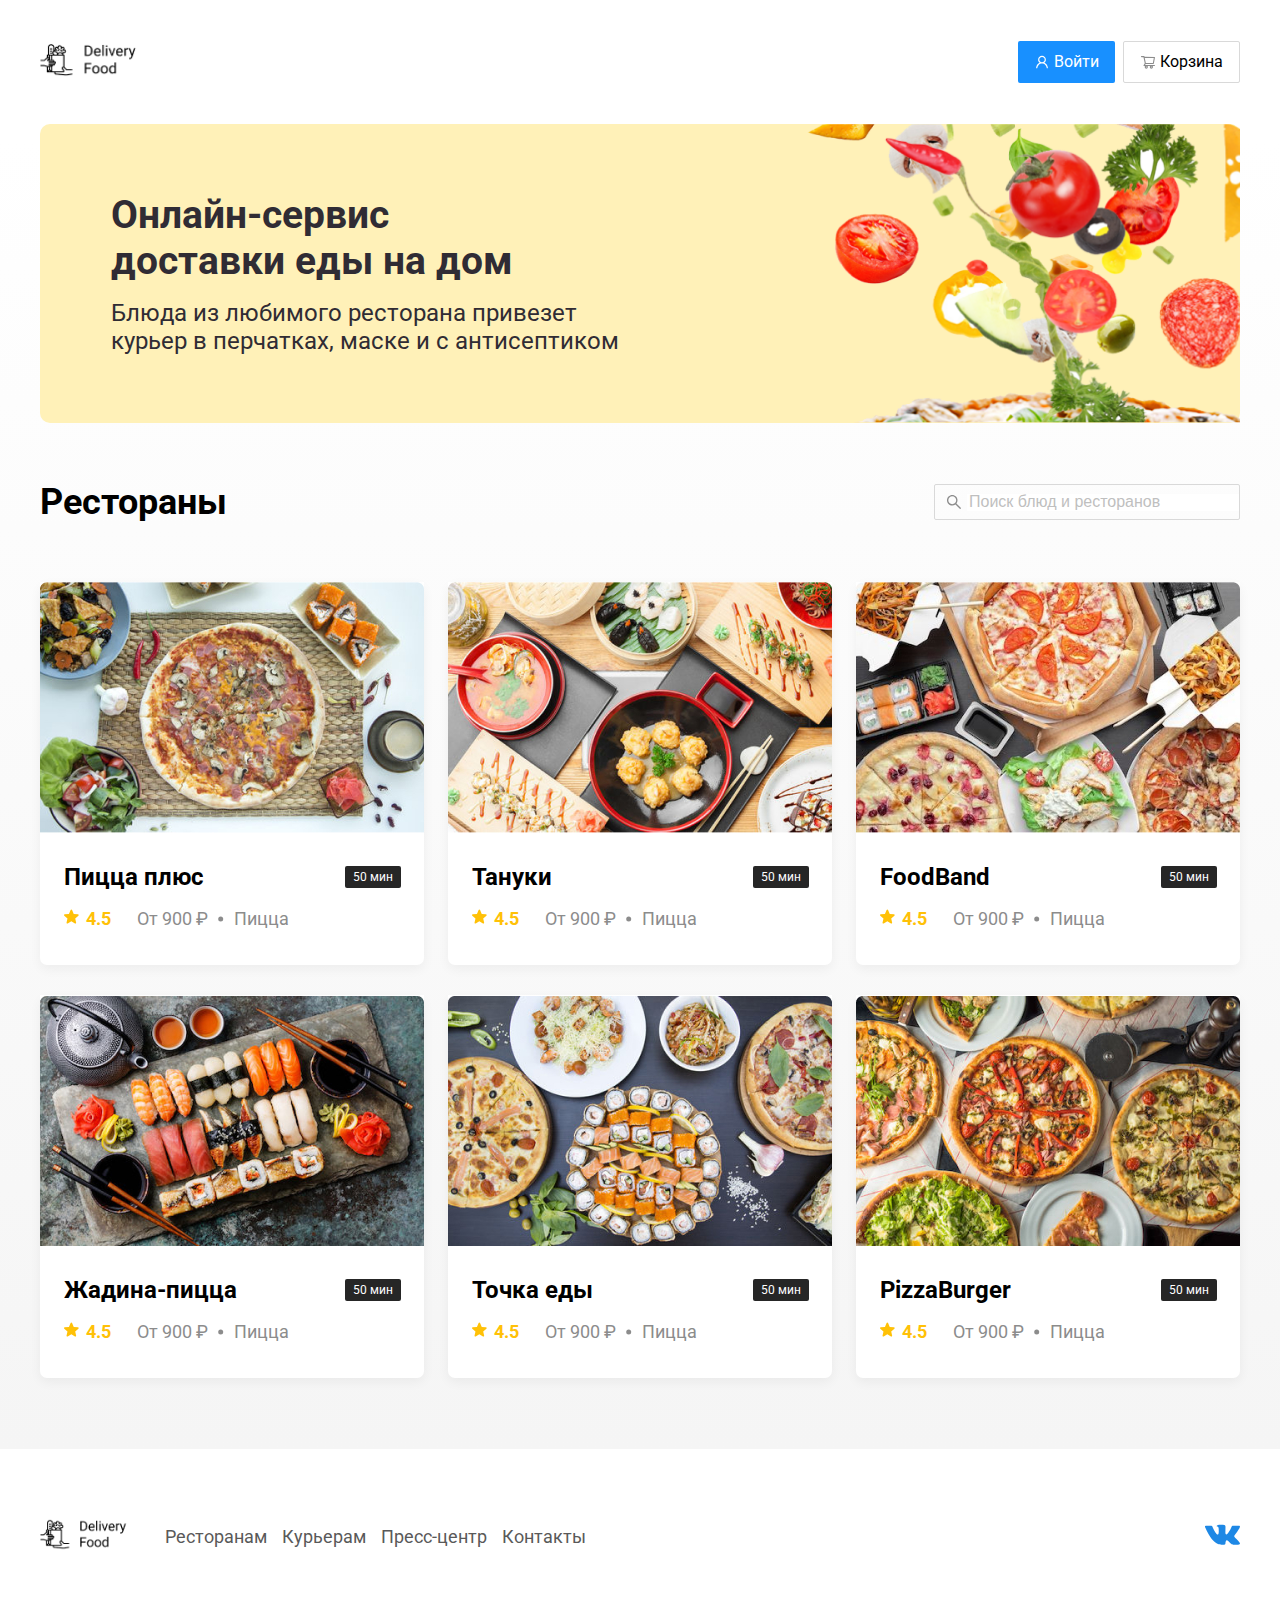
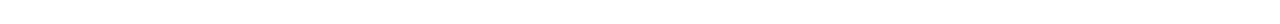
<file: index.html>
<!DOCTYPE html>
<html lang="ru">
<head>
    <meta charset="UTF-8">
    <meta name="viewport" content="width=device-width, initial-scale=1.0">
    <link rel="preconnect" href="https://fonts.googleapis.com">
    <link rel="preconnect" href="https://fonts.gstatic.com" crossorigin>
    <link href="https://fonts.googleapis.com/css2?family=Roboto:wght@400;700&display=swap" rel="stylesheet">
    <link rel="stylesheet" href="css/style.css"> 
    <script src="script/script.js" defer></script> 
    <link rel="icon" href="img/logo_1.png">
    <title>Delivery foot</title>
</head>
<body>
    <div class="page-wrapper">
        <header class="header">
            <div class="container">
                <div class="header-section">
                    <div class="header-logo">
                        <a href="./index.html"><img class="logo" src="img/logo.png" alt="logo"></a>
                    </div>
                    <div class="header-controls">
                            <div class="login">
                                <img src="img/user.svg" alt="">Войти
                            </div>
                            <div class="basket" id="basket-btn">
                                <img src="img/shopping-cart.svg" alt="basket" >Корзина
                            </div>
                    </div>
                </div>
            </div>
        </header>
        <main class="main">
            <div class="container">
                <section class="intro">
                    <div class="intro-text">
                        <h2>Онлайн-сервис <br/>доставки еды на дом</h2>
                        <p>Блюда из любимого ресторана привезет курьер в перчатках, маске и с антисептиком</p>
                    </div>
                    <div class="intro-img">
                        <img src="img/intro-img.png" alt="vegetables">
                    </div> 
                </section>
                <div class="title">
                    <h1>Рестораны</h1>
                    <div class="search-with-img">
                        <img src="img/search.svg" alt="search">
                        <input class="search" type="search" placeholder="Поиск блюд и ресторанов">
                    </div>
                </div>
                <section class="restorans" id="rests-container">
                    <a href="./menu.html" class="card">
                        <img class="card-img" src="img/image1.jpg" alt="position image1">
                        <div class="card-title">
                            <h3>Пицца плюс</h3>
                            <div class="time">
                                <p>50 мин</p>
                            </div>
                        </div>
                        <div class="info">
                            <div class="grade">
                                <img src="img/star.svg" alt="star">
                                <p>4.5</p>
                            </div>
                            <div class="price">
                                <p>От 900 ₽</p>
                                <img src="img/Ellipse 1.svg" alt="ellipse">
                                <p>Пицца</p>
                            </div>
                        </div>
                    </a>
                    <a href="./menu.html" class="card">
                        <img class="card-img" src="img/image2.jpg" alt="position image2">
                        <div class="card-title">
                            <h3>Тануки</h3>
                            <div class="time">
                                <p>50 мин</p>
                            </div>
                        </div>
                        <div class="info">
                            <div class="grade">
                                <img src="img/star.svg" alt="star">
                                <p>4.5</p>
                            </div>
                            <div class="price">
                                <p>От 900 ₽</p>
                                <img src="img/Ellipse 1.svg" alt="ellipse">
                                <p>Пицца</p>
                            </div>
                        </div>
                    </a>
                    <a href="./menu.html" class="card">
                        <img class="card-img" src="img/image3.jpg" alt="position image3">
                        <div class="card-title">
                            <h3>FoodBand</h3>
                            <div class="time">
                                <p>50 мин</p>
                            </div>
                        </div>
                        <div class="info">
                            <div class="grade">
                                <img src="img/star.svg" alt="star">
                                <p>4.5</p>
                            </div>
                            <div class="price">
                                <p>От 900 ₽</p>
                                <img src="img/Ellipse 1.svg" alt="ellipse">
                                <p>Пицца</p>
                            </div>
                        </div>
                    </a>
                    <a href="./menu.html" class="card">
                        <img class="card-img" src="img/image4.jpg" alt="position image4">
                        <div class="card-title">
                            <h3>Жадина-пицца</h3>
                            <div class="time">
                                <p>50 мин</p>
                            </div>
                        </div>
                        <div class="info">
                            <div class="grade">
                                <img src="img/star.svg" alt="star">
                                <p>4.5</p>
                            </div>
                            <div class="price">
                                <p>От 900 ₽</p>
                                <img src="img/Ellipse 1.svg" alt="ellipse">
                                <p>Пицца</p>
                            </div>
                        </div>
                    </a>
                    <a href="./menu.html" class="card">
                        <img class="card-img" src="img/image5.jpg" alt="position image5">
                        <div class="card-title">
                            <h3>Точка еды</h3>
                            <div class="time">
                                <p>50 мин</p>
                            </div>
                        </div>
                        <div class="info">
                            <div class="grade">
                                <img src="img/star.svg" alt="star">
                                <p>4.5</p>
                            </div>
                            <div class="price">
                                <p>От 900 ₽</p>
                                <img src="img/Ellipse 1.svg" alt="ellipse">
                                <p>Пицца</p>
                            </div>
                        </div>
                    </a>
                    <a href="./menu.html" class="card">
                        <img class="card-img" src="img/image6.jpg" alt="position image6">
                        <div class="card-title">
                            <h3>PizzaBurger</h3>
                            <div class="time">
                                <p>50 мин</p>
                            </div>
                        </div>
                        <div class="info">
                            <div class="grade">
                                <img src="img/star.svg" alt="star">
                                <p>4.5</p>
                            </div>
                            <div class="price">
                                <p>От 900 ₽</p>
                                <img src="img/Ellipse 1.svg" alt="ellipse">
                                <p>Пицца</p>
                            </div>
                        </div>
                    </a>
                </section>
            </div>
        </main>
         <div class="card-modal-overlay">
            <div class="card-modal">
                <div class="card-modal-header">
                    <h2 class="card-modal-title" >Корзина</h2>
                    <span class="card-modal-close">
                        <img src="img/Close.svg" alt="close">
                    </span>

                </div>
                 <div class="card-modal-body">
                    <div class="card-modal-item">
                        <p class="card-modal-item-title">
                            Ролл угорь стандарт
                        </p>
                        <div class="card-modal-item-controls">
                            <div class="card-modal-item-controls-prise">250 ₽</div>
                            <button>-</button>
                            <p class="count">1</p>
                            <button>+</button>
                        </div>
                    </div>
                    <div class="card-modal-item">
                        <p class="card-modal-item-title">
                            Ролл угорь стандарт
                        </p>
                        <div class="card-modal-item-controls">
                            <div class="card-modal-item-controls-prise">250 ₽</div>
                            <button>-</button>
                            <p class="count">1</p>
                            <button>+</button>
                        </div>
                    </div>
                    <div class="card-modal-item">
                        <p class="card-modal-item-title">
                            Ролл угорь стандарт
                        </p>
                        <div class="card-modal-item-controls">
                            <div class="card-modal-item-controls-prise">250 ₽</div>
                            <button>-</button>
                            <p class="count">1</p>
                            <button>+</button>
                        </div>
                    </div>
                </div>
                <div class="card-modal-footer">
                    <div class="card-modal-footer-price">
                        1250 ₽
                    </div>
                    <div class="card-modal-footer-controls">
                        <div class="login">
                            Оформить заказ
                        </div>
                        <div class="basket">
                            Отмена
                        </div>
                    </div>
                </div> 
            </div>
        </div>  
        <footer class="footer">
            <div class="container">
                <div class="footer-section">
                    <div class="footer-logo">
                        <a href="./index.html"><img class="logo" src="img/logo.png" alt="logo"></a>
                    </div>
                    <div class="footer-items">
                        <div class="footer-nav">
                         <ul class="nav-items">
                            <li class="nav-link"><a href="./menu.html">Ресторанам</a> </li>
                            <li class="nav-link"><a href="./menu.html">Курьерам</a></li>
                            <li class="nav-link"><a href="./menu.html">Пресс-центр</a></li>
                            <li class="nav-link"><a href="./menu.html">Контакты</a></li>
                         </ul>
                        </div>
                        <div class="social">
<!--                             <a href="#"><img src="img/facebook.svg" alt="facebook"></a>
                            <a href="#"><img src="img/inst.svg" alt="instagram"></a> -->
                            <a href="https://vk.com/northern_leaf"><img class="vk" src="img/vk.svg" alt="vk"></a>
                        </div>
                    </div>
                </div>
            </div>
    
        </footer>
    </div>
</body>
</html>
</file>
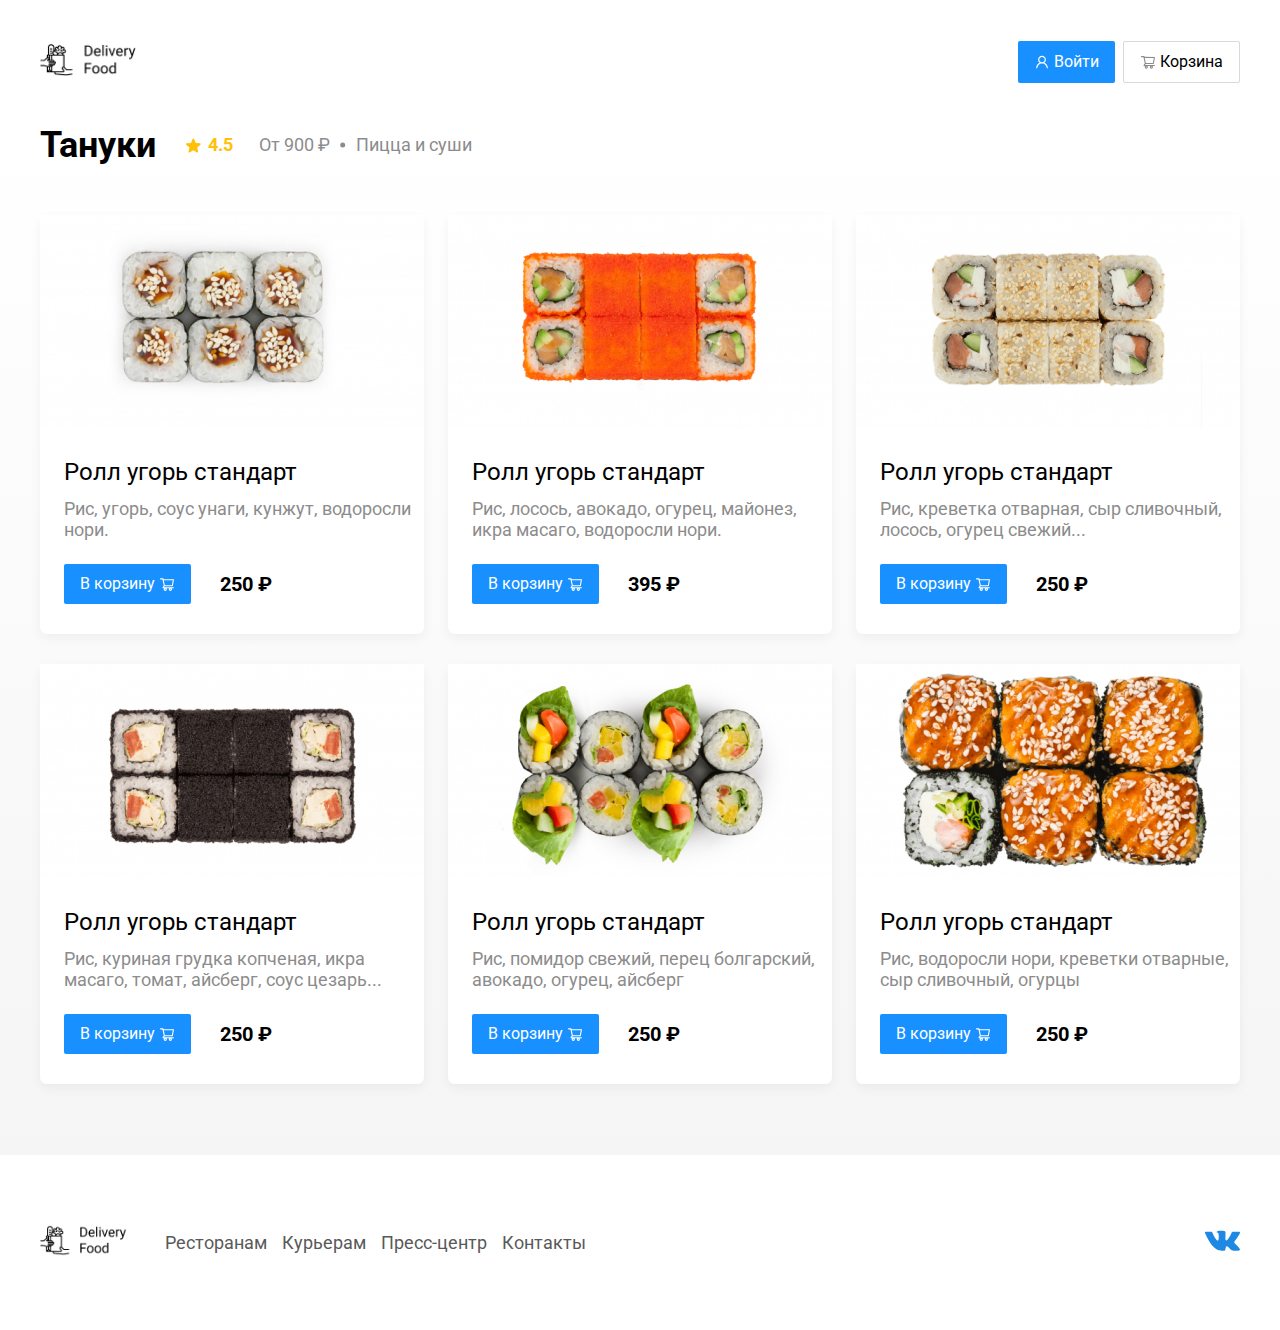
<file: menu.html>
<!DOCTYPE html>
<html lang="ru">
<head>
    <meta charset="UTF-8">
    <meta name="viewport" content="width=device-width, initial-scale=1.0">
    <link rel="preconnect" href="https://fonts.googleapis.com">
    <link rel="preconnect" href="https://fonts.gstatic.com" crossorigin>
    <link href="https://fonts.googleapis.com/css2?family=Roboto:wght@400;700&display=swap" rel="stylesheet">
    <link rel="stylesheet" href="css/style.css">
    <script src="script/script.js" defer></script> 
    <title>Delivery foot</title>
</head>
<body>
    <header class="header">
        <div class="container">
            <div class="header-section">
                <div class="header-logo">
                    <a href="./index.html"><img class="logo" src="img/logo.png" alt="logo"></a>
                </div>
                <div class="header-controls">
                        <div class="login">
                            <img src="img/user.svg" alt="person">Войти
                        </div>
                        <div class="basket" id="basket-btn">
                            <img src="img/shopping-cart.svg" alt="basket">Корзина
                        </div>
                </div>
            </div>
        </div>
    </header>
    <main class="main">
        <div class="container">
            <div class="menu-title">
                <h1>Тануки</h1>
                <div class="menu-info">
                    <div class="menu-grade">
                        <img src="img/star.svg" alt="star">
                        <p>4.5</p>
                    </div>
                    <div class="menu-price">
                        <p>От 900 ₽</p>
                        <img src="img/Ellipse 1.svg" alt="ellipse">
                        <p>Пицца  и суши</p>
                    </div>
                </div>
            </div>
            <section class="menu" id="menu-container">
                <a href="./menu.html" class="card">
                    <img class="card-img" src="img/menu/image.jpg" alt="position image">
                    <div class="card-title-menu">
                        <h3>Ролл угорь стандарт</h3>
                        <p>Рис, угорь, соус унаги, <br> кунжут, водоросли нори.</p>
                    </div>
                    <div class="buy">
                        <div class="buy-inp">В корзину
                            <img src="img/menu/shopping-cart-white.svg" alt="basket">
                        </div>
                        <h3>250 ₽</h3>
                    </div>
                </a>
                <a href="./menu.html" class="card">
                    <img class="card-img" src="img/menu/image (1).jpg" alt="position image">
                    <div class="card-title-menu">
                        <h3>Калифорния лосось стандарт</h3>
                        <p>Рис, лосось, авокадо, огурец, майонез, икра масаго, водоросли нори.</p>
                    </div>
                    <div class="buy">
                        <div class="buy-inp">В корзину
                            <img src="img/menu/shopping-cart-white.svg" alt="basket">
                        </div>
                        <h3>395 ₽</h3>
                    </div>
                </a>
                <a href="./menu.html" class="card">
                    <img class="card-img" src="img/menu/image (2).jpg" alt="position image">
                    <div class="card-title-menu">
                        <h3>Окинава стандарт</h3>
                        <p> Рис, креветка отварная, сыр сливочный, лосось, огурец свежий...</p>
                    </div>
                    <div class="buy">
                        <div class="buy-inp">В корзину
                            <img src="img/menu/shopping-cart-white.svg" alt="basket">
                        </div>
                        <h3>250 ₽</h3>
                    </div>
                </a>
                <a href="./menu.html" class="card">
                    <img class="card-img" src="img/menu/image (3).jpg" alt="position image">
                    <div class="card-title-menu">
                        <h3>Цезарь маки хl</h3>
                        <p>Рис, куриная грудка копченая, икра масаго, томат, айсберг, соус цезарь...</p>
                    </div>
                    <div class="buy">
                        <div class="buy-inp">В корзину
                            <img src="img/menu/shopping-cart-white.svg" alt="basket">
                        </div>
                        <h3>250 ₽</h3>
                    </div>
                </a>
                <a href="./menu.html" class="card">
                    <img class="card-img" src="img/menu/image (4).jpg" alt="position image">
                    <div class="card-title-menu">
                        <h3>Ясай маки стандарт 185 г</h3>
                        <p>Рис, помидор свежий, перец болгарский, авокадо, огурец, айсберг</p>
                    </div>
                    <div class="buy">
                        <div class="buy-inp">В корзину
                            <img src="img/menu/shopping-cart-white.svg" alt="basket">
                        </div>
                        <h3>250 ₽</h3>
                    </div>
                </a>
                <a href="./menu.html" class="card">
                    <img class="card-img" src="img/menu/image (5).jpg" alt="position image">
                    <div class="card-title-menu">
                        <h3>Ролл с креветкой стандарт</h3>
                        <p>Рис, водоросли нори, креветки отварные, сыр сливочный, огурцы</p>
                    </div>
                    <div class="buy">
                        <div class="buy-inp" >В корзину
                            <img src="img/menu/shopping-cart-white.svg" alt="basket">
                        </div>
                        <h3>250 ₽</h3>
                    </div>
                </a>
            </section>
        </div>
    </main>
    <div class="card-modal-overlay">
        <div class="card-modal">
            <div class="card-modal-header">
                <h2 class="card-modal-title" >Корзина</h2>
                <span class="card-modal-close">
                    <img src="img/Close.svg" alt="close">
                </span>

            </div>
             <div class="card-modal-body">
                <div class="card-modal-item">
                    <p class="card-modal-item-title">
                        Ролл угорь стандарт
                    </p>
                    <div class="card-modal-item-controls">
                        <div class="card-modal-item-controls-prise">250 ₽</div>
                        <button>-</button>
                        <p class="count">1</p>
                        <button>+</button>
                    </div>
                </div>
                <div class="card-modal-item">
                    <p class="card-modal-item-title">
                        Ролл угорь стандарт
                    </p>
                    <div class="card-modal-item-controls">
                        <div class="card-modal-item-controls-prise">250 ₽</div>
                        <button>-</button>
                        <p class="count">1</p>
                        <button>+</button>
                    </div>
                </div>
                <div class="card-modal-item">
                    <p class="card-modal-item-title">
                        Ролл угорь стандарт
                    </p>
                    <div class="card-modal-item-controls">
                        <div class="card-modal-item-controls-prise">250 ₽</div>
                        <button>-</button>
                        <p class="count">1</p>
                        <button>+</button>
                    </div>
                </div>
            </div>
            <div class="card-modal-footer">
                <div class="card-modal-footer-price">
                    1250 ₽
                </div>
                <div class="card-modal-footer-controls">
                    <div class="login">
                        Оформить заказ
                    </div>
                    <div class="basket">
                        Отмена
                    </div>
                </div>
            </div> 
        </div>
    </div>  
    <footer class="footer">
        <div class="container">
            <div class="footer-section">
                <div class="footer-logo">
                    <a href="./index.html"><img class="logo" src="img/logo.png" alt="logo"></a>
                </div>
                <div class="footer-items">
                    <div class="footer-nav">
                     <ul class="nav-items">
                        <li class="nav-link"><a href="#">Ресторанам</a> </li>
                        <li class="nav-link"><a href="#">Курьерам</a></li>
                        <li class="nav-link"><a href="#">Пресс-центр</a></li>
                        <li class="nav-link"><a href="#">Контакты</a></li>
                     </ul>
                    </div>
                    <div class="social">
<!--                         <a href="#"><img src="img/inst.svg" alt="instagram"></a>
                        <a href="#"><img src="img/facebook.svg" alt="facebook"></a> -->
                        <a href="https://vk.com/northern_leaf"><img class="vk" src="img/vk.svg" alt="vk"></a>
                    </div>
                </div>
            </div>
        </div>

    </footer>
</body>
</html>
</file>
<file: css/style.css>
*{
    box-sizing: border-box;
}
body{
    margin: 0;
    padding: 0;
    font-family: "Roboto", sans-serif;
    font-weight: 400;
}
.page-wrapper{
    display: flex;
    flex-direction: column;
    min-height: 100vh;
}
.header{
    height: 124px;
}

.container{
    max-width: 1230px;
    padding: 0px 15px;
    margin: 0px auto;
    height: 100%;
}

.header-section{
    width: 100%;
    display:flex;
    align-items: center;
    justify-content: space-between;
    height: 100%;
}

.header-logo{
    width: 100px;
}
.logo{
    max-width: 100%;
}
.header-controls{
    display: flex;
    gap: 8px;
}
.login{
    display: flex;
    align-items: center;
    background-color: #1890FF;
    border: none;
    color: #fff;
    cursor: pointer;
    font-size: 16px;
    line-height: 24px;
    border-radius: 2px;
    padding: 8px 16px;
    gap: 4px;
}
.basket{
    display: flex;
    gap: 4px;
    align-items: center;
    border: solid 1px #d9d9d9;
    background-color: #fff;
    border-radius: 2px;
    padding: 8px 16px;
    font-size: 16px;
    line-height: 24px;
    cursor: pointer;
}

.main{
    background: linear-gradient(180deg, rgba(245, 245, 245, 0) 1.04%, #f5f5f5 100%);
    padding: 0px 0px 71px 0px;
    flex-grow: 1;
}
.intro{
    background-color: #FFF1B8;
    display: flex;
    border-radius: 10px;
    margin: 0px 0px 58px 0px;
}
.intro-text{
    max-width: 50%;
    padding: 68px 0px 68px 71px;
}
.intro-text h2{
    font-weight: 700;
    font-size: 39px;
    color: #302c34;
    margin: 0px 0px 15px;
}
.intro-text p{
    font-size: 24px;
    color: #302c34;
    margin: 0;
   
}
.intro-img{
    max-width: 50%;
}
.intro-img img{
    width: 100%;
    height: 100%;
    object-fit: cover;
}
.title{
    display: flex;
    justify-content: space-between;
    align-items: center;
    margin: 0px 0px 59px 0px ;
}
.title h1{
    font-weight: 700;
    font-size: 36px;
    margin: 0;
}
.search-with-img{
    border: 1px solid #D9D9D9;
    border-radius: 2px;
    min-width: 306px;
    display: flex;
    align-items: center;
}
.search-with-img img{
    height: 18px;
    margin: 8px 4px 8px 10px;
}
.search{
    border: none;
    width: 100%;
    height: 100%;
}
.search:focus{
    outline: none;
}
.search::placeholder{
    color: #BFBFBF;
    font-size: 16px;
    line-height: 24px;
}
.restorans,
.menu{
    display: grid;
    grid-template-columns: repeat(3, 1fr);
    gap: 30px 24px;
}
.card{
    background-color: #fff;
    box-shadow: 0 4px 12px 0 rgba(0, 0, 0, 0.05);
    border-radius: 7px;
    width: calc((100%-48px)/3);
    text-decoration: none;
    color: #000;
}
.card-title{
    display: flex;
    justify-content: space-between;
    align-items: center;
    margin: 0px 0px 10px 24px
    ;
}
.card-title h3{
    margin: 0;
    font-size: 24px;
    line-height: 32px; 
}
.card-img{
    width: 100%;
    margin: 0px 0px 20px;
}
.time{
    background-color: #262626;
    color: #fff;
    margin: 0;
    border-radius: 2px;
    padding: 1px 8px;
    margin-right: 23px;
}
.time p{
    margin: 0;
    font-size: 12px;
    line-height: 20px; 
}
.info{
    display: flex;
    margin: 0px 0px 30px 24px

}
.info p{
    margin: 0;
}
.grade{
    display: flex;
    margin: 0px 26px 0px 0px;
}
.grade img{
    height: 15px;
    margin: 6px 7px 0px 0px;
}
.grade p{
    font-weight: 700;
    font-size: 18px;
    line-height: 32px;
    color: #ffc107
}
.price{
    display: flex;
}
.price p{
    font-weight: 400;
    font-size: 18px;
    line-height: 32px;
    color: #8C8C8C;
}
.price img{
    margin: 0px 10px;
}
.footer{
    height: 175px;
}
.footer-section{
    display: flex;
    align-items: center;
    justify-content: space-between;
    gap: 35px;
    height: 100%;
    width: 100%;
}
.footer-items{
    display: flex;
    align-items: center;
    width: 100%;
}
.footer-nav{
    flex-grow: 1;
}
.nav-items{
    display: flex;
    margin: 0;
    padding: 0;
    gap: 15px;
}
.nav-link{
    list-style: none;
    font-size: 18px;
}
.nav-link a{ 
    text-decoration: none;
    color: #595959;
}
.social{
    display: flex;
    align-items: center;
    justify-content: end;
    gap: 21px;

}
.vk{
    width: 36px;
    height: 21px;
}
.menu-title{
    display: flex;
    align-items: center;
    margin: 0px 0px 49px 0px ;
}
.menu-title h1{
    margin: 0px 30px 0px 0px ;
    font-weight: 700;
    font-size: 36px;
}
.menu-info{
    display: flex;
    align-items: center;

}
.menu-info p{
    margin: 0;
}
.menu-grade{
    display: flex;
    margin: 0px 26px 0px 0px;
    align-items: center;
}
.menu-grade img{
    height: 15px;
    margin: 0px 7px 0px 0px;
}
.menu-grade p{
    font-weight: 700;
    font-size: 18px;
    line-height: 32px;
    color: #ffc107
}
.menu-price{
    display: flex;
}
.menu-price p{
    font-weight: 400;
    font-size: 18px;
    line-height: 32px;
    color: #8C8C8C;
}
.menu-price img{
    margin: 0px 10px;
}

.card-title-menu{
    margin: 0px 0px 24px 24px
    ;
}
.card-title-menu h3{
    font-size: 24px;
    line-height: 32px;
    margin: 0px 0px 10px 0px ;
    font-weight: 400;
}
.card-title-menu p{
    font-size: 18px;
    color: #8C8C8C;
    margin: 0;
}
.card-img{
    margin: 0px 0px 24px;
    max-width: 384px;
}
.buy{
    display: flex;
    margin: 0px 0px 30px 24px;
    align-items: center;
    gap: 29px;
}
.buy h3{
    font-weight: 700;
    font-size: 20px;
    line-height: 32px; 
    margin: 0;
}
.buy-inp{
    display: flex;
    width: 127px;
    height: 40px;
    background-color: #1890FF;
    border-radius: 2px;
    padding: 8px 16px;
    color: #fff;
    font-size: 16px;
    line-height: 24px; 
}
.buy-inp img{
    width: 16px;
    margin: 0px 0px 0px 4px;
}
.card-modal-overlay{
    display: none;
    position: fixed;
    left: 0;
    right: 0;
    top: 0;
    bottom: 0;
    background: rgba(0, 0, 0, 0.4);
    justify-content: center;
    align-items: center;
}
.card-modal-overlay.open{
    display: flex;
}
.card-modal{
    width: 100%;
    max-width: 780px;
    background-color: #fff;
    margin: 0;
    padding: 41px 46px;
}
.card-modal-header{
    display: flex;
    justify-content: space-between;
    align-items: center;
    margin: 0px 0px 46px 0px;
}
.card-modal-title{
    font-weight: 700;
    font-size: 36px;
    margin: 0;
}
.card-modal-close{
    cursor: pointer;
}
.card-modal-footer{
    display: flex;
    align-items: center;
    justify-content: space-between;
    margin-top: 53px;
}
.card-modal-footer-price{
    background-color: #262626;
    font-weight: 700;
    font-size: 20px;
    color: #FAFAFA;
    padding: 15px 20px;
    border-radius: 5px;
}
.card-modal-footer-controls{
    display: flex;
    align-items: center;
    gap: 10px;
}
.card-modal-item{
    display: flex;
    align-items: center;
    justify-content: space-between;
    gap: 20px;
}
.card-modal-item:not(:last-child){
    padding-bottom: 8px;
    margin-bottom: 15px;
    border-bottom: 1px solid #D9D9D9;
}
.card-modal-item-title{
    font-size: 18px;
    line-height: 32px;
    margin: 0;
}
.card-modal-item-controls{
    display: flex;
    align-items: center;
}
.card-modal-item-controls button{
    border: 1px solid #40A9FF;
    border-radius: 2px;
    background: #fff;
    font-size: 14px;
    line-height: 22px;
    color: #40A9FF;
    padding: 5px 16px;
    font-family: "Roboto", sans-serif;
    font-weight: 400;
}
.count{
    margin: 0 14px;
}
.card-modal-item-controls-prise{
    font-weight: 700;
    font-size: 20px;
    line-height: 32px;
    margin-right: 47px;
}


@media(max-width:1000px){
    .intro-text{
        padding: 15px;
    }
    .intro-text h2{
        font-size: 25px;
        margin-bottom: 40px;
    }
    .intro-text p{
        font-size: 16px;
    }
    .title h1{
        font-size: 22px;
    } 
    .card-title h3{
        font-size: 18px;
    }
    .info{
        margin-bottom: 10px;
    }
    .info p{
        font-size: 14px;
    }
    .restorans,
    .menu{
        grid-template-columns: repeat(2, 1fr);
        justify-items: center;
    }
    .card{
        max-width: 384px;
    }
}
@media(max-width:840px){
   
    .nav-items{
        flex-wrap: wrap;
    }
    .nav-link{
        margin-bottom: 10px;
    }
    .social{
        flex-wrap: wrap;
    }
}
@media(max-width:600px){
    .header{
        height: 80px;
    }
    .header-controls{
        max-height: 25px;
    }
    .login{
        font-size: 12px;
        padding: 0 10px;
    }
    .basket{
        font-size: 12px;
        padding: 0 10px;
    }
    .intro{
        flex-direction: column-reverse;
        margin: 0px 0px 20px 0px ;
    }
    .intro-text{
        max-width: 100%;
        text-align: center;
    }
    .intro-img{
        max-width: 100%;
    }
    .intro-text h2{
        font-size: 18px;
        margin-bottom: 20px;
    }
    .intro-text p{
        font-size: 12px;
    }
    .title{
        flex-direction: column;
        margin: 0px 0px 20px 0px ;
    }
    .title h1{
        margin-bottom: 15px;
    }
    .nav-link{
        font-size: 14px;
    }
    .restorans,
    .menu{
        grid-template-columns: 100%;
        justify-items: center;
    }
    .card-modal-title{
        font-size: 26px;
    }
    .card-modal-footer-price{
        padding: 5px;
    }
    .card-modal-item-title{
        font-size: 16px;
    }
    .menu-title{
        flex-wrap: wrap;
    }
    .menu-title h1{
        font-size: 28px;
    }
}
@media(max-width:375px){
    .nav-items{
    justify-content: center;
}
    .card-modal-item-controls-prise{
        font-size: 16px;
        margin-right: 10px;
    }
    .card-modal-footer-price{
        font-size: 16px;
        margin-right: 30px;
    }
    .card-modal-footer-controls{
        flex-wrap: wrap;
        gap: 10px;
    }
}
</file>
